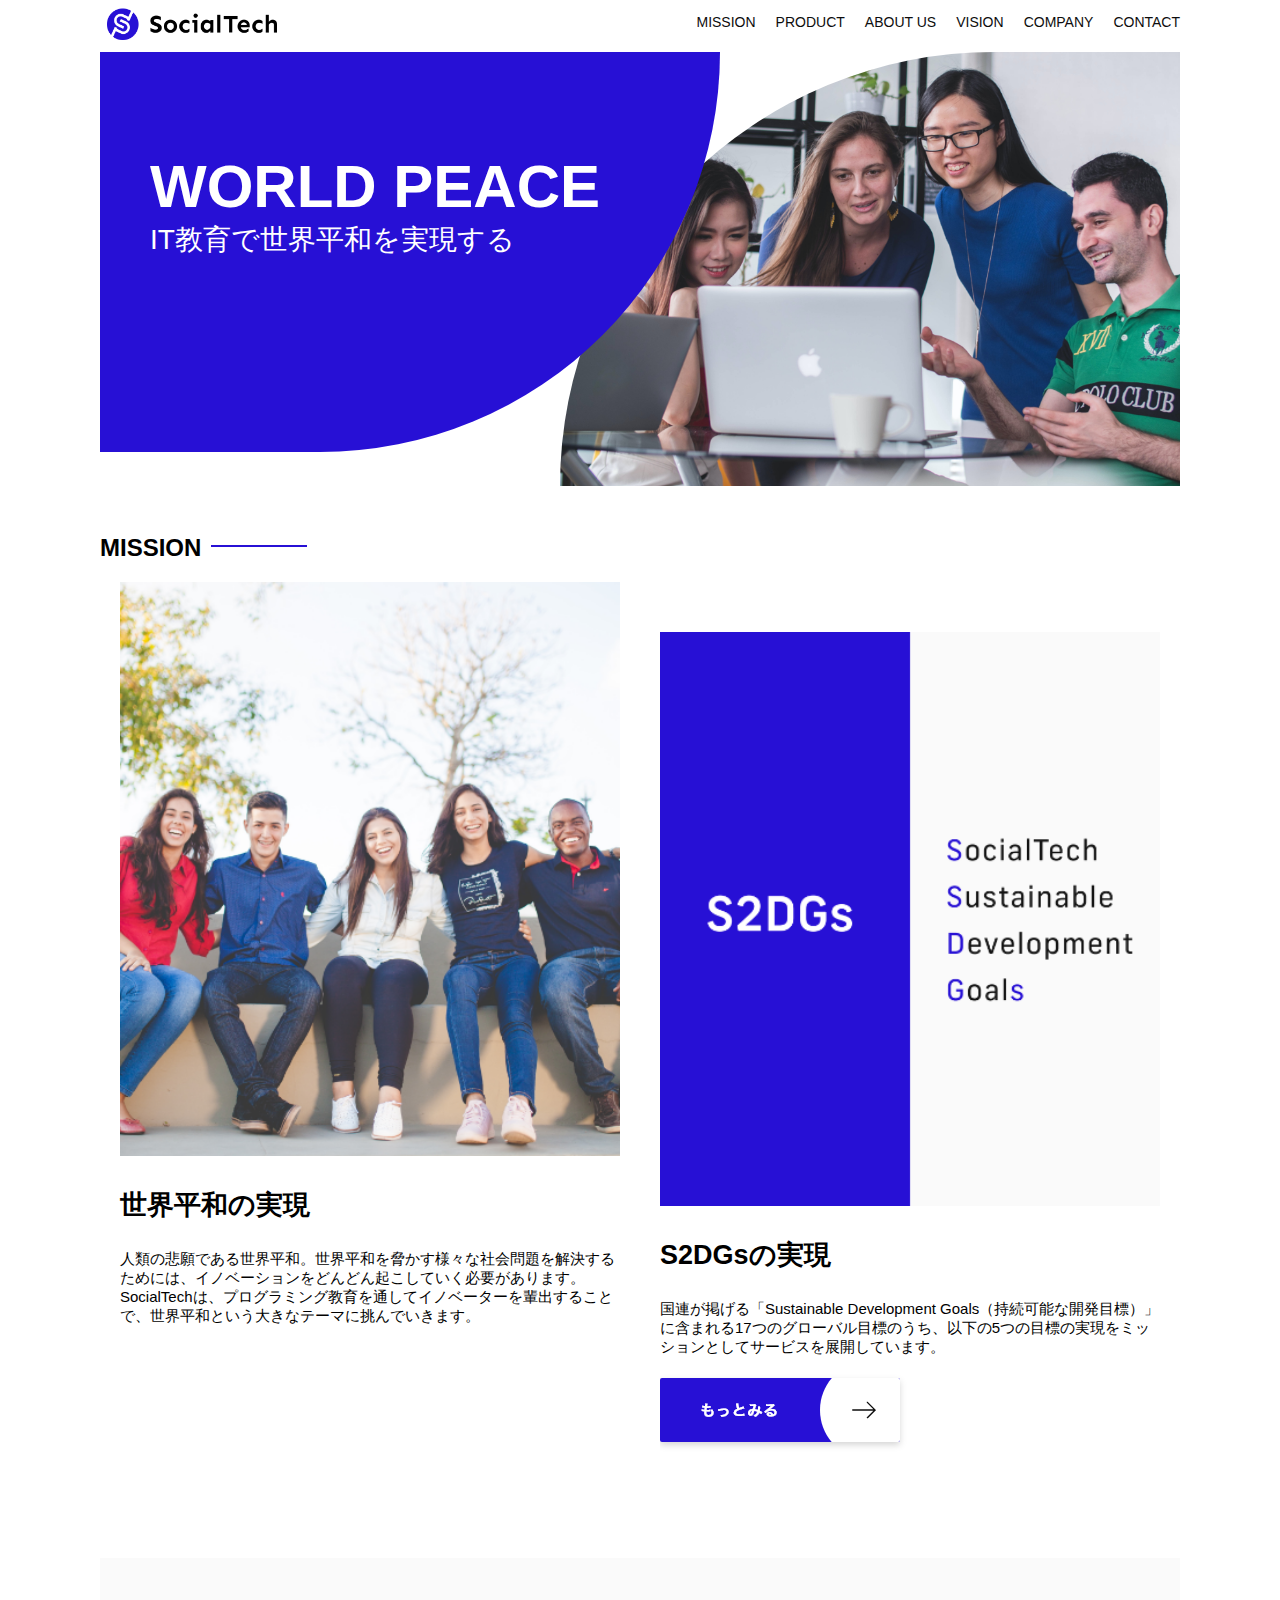
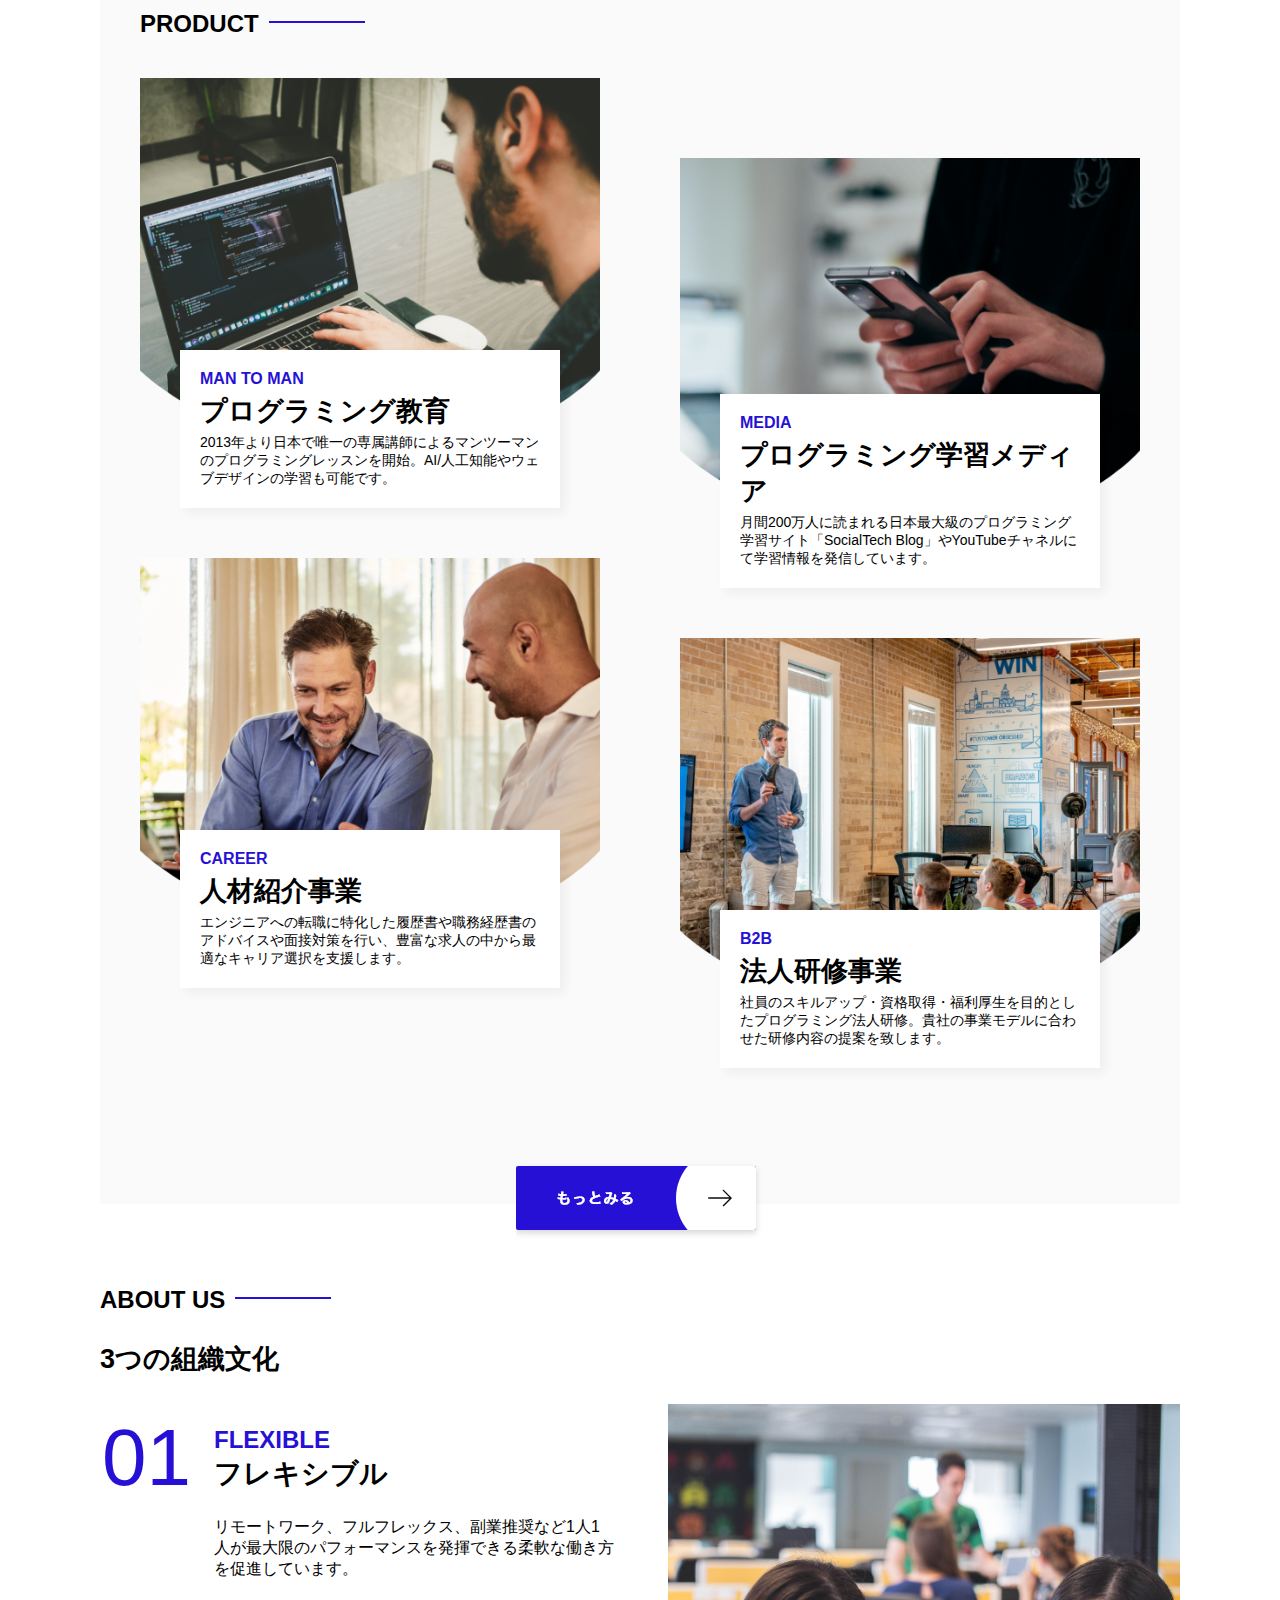
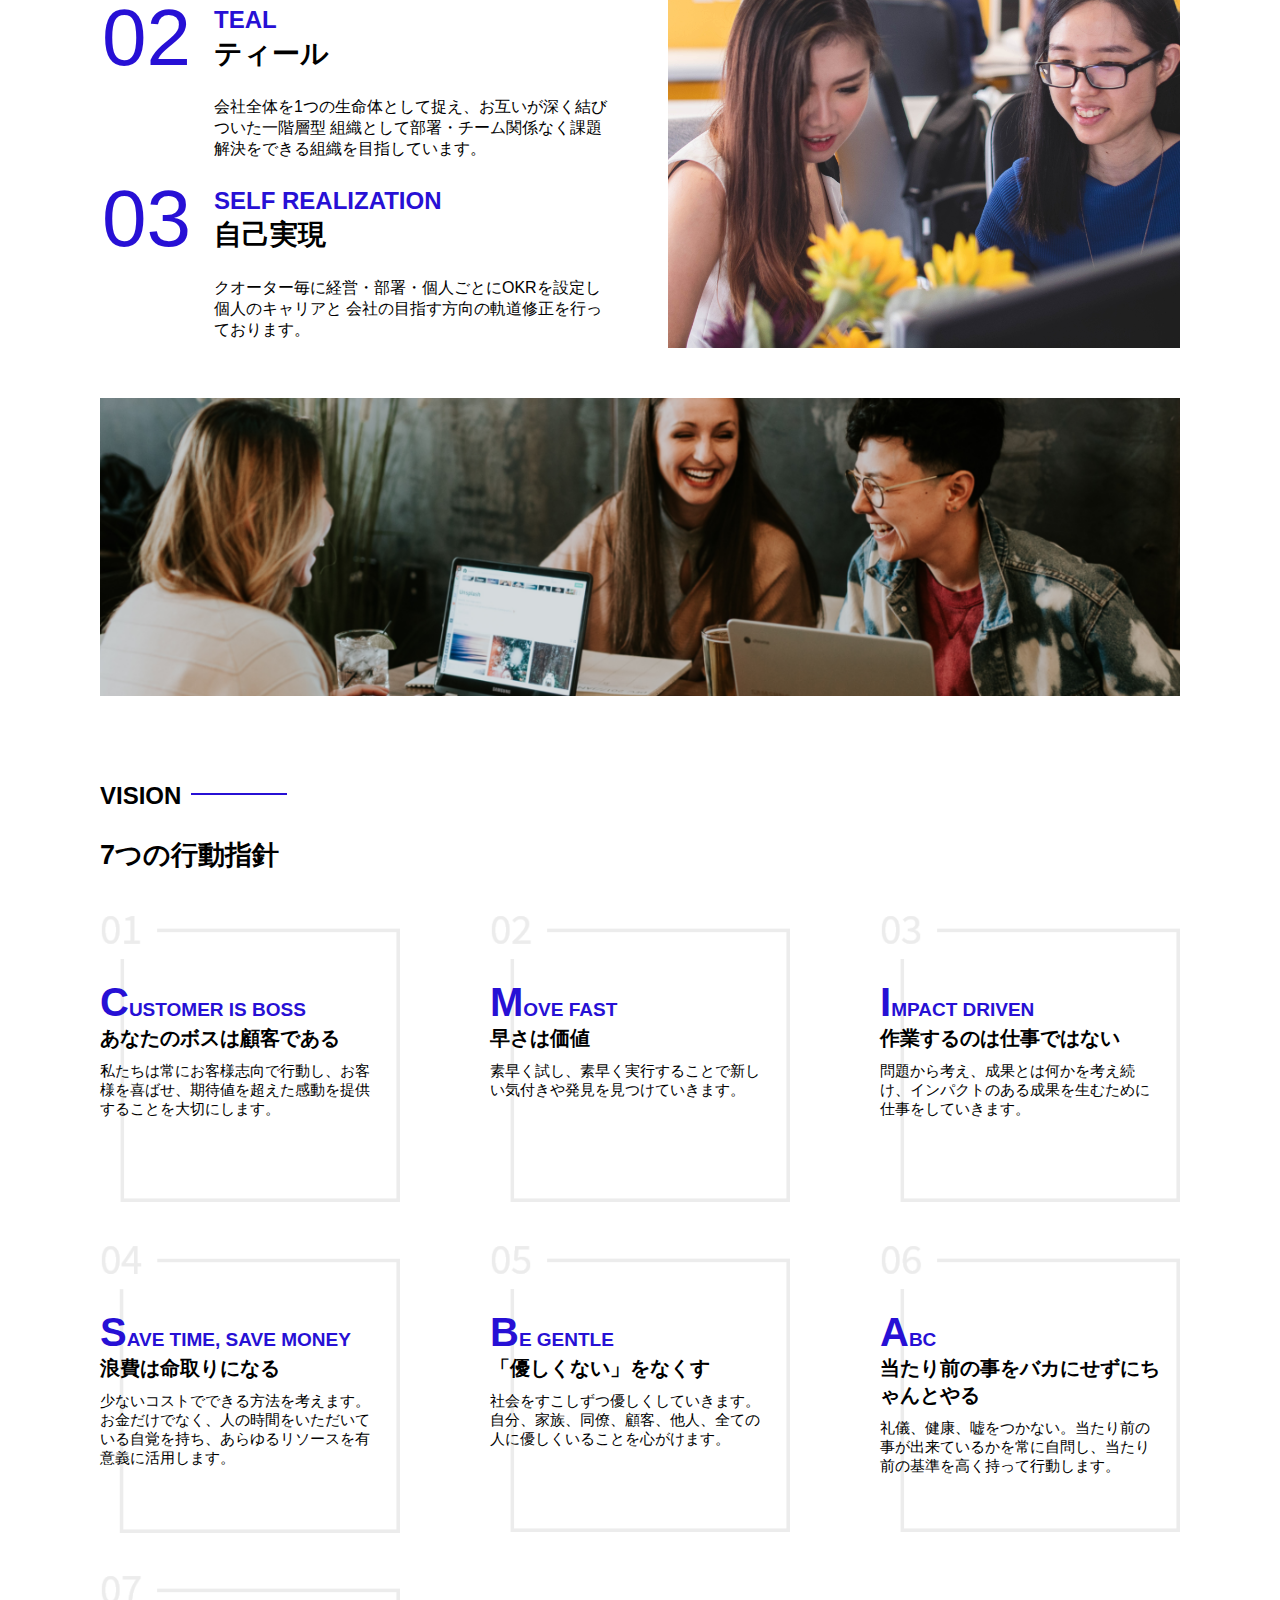
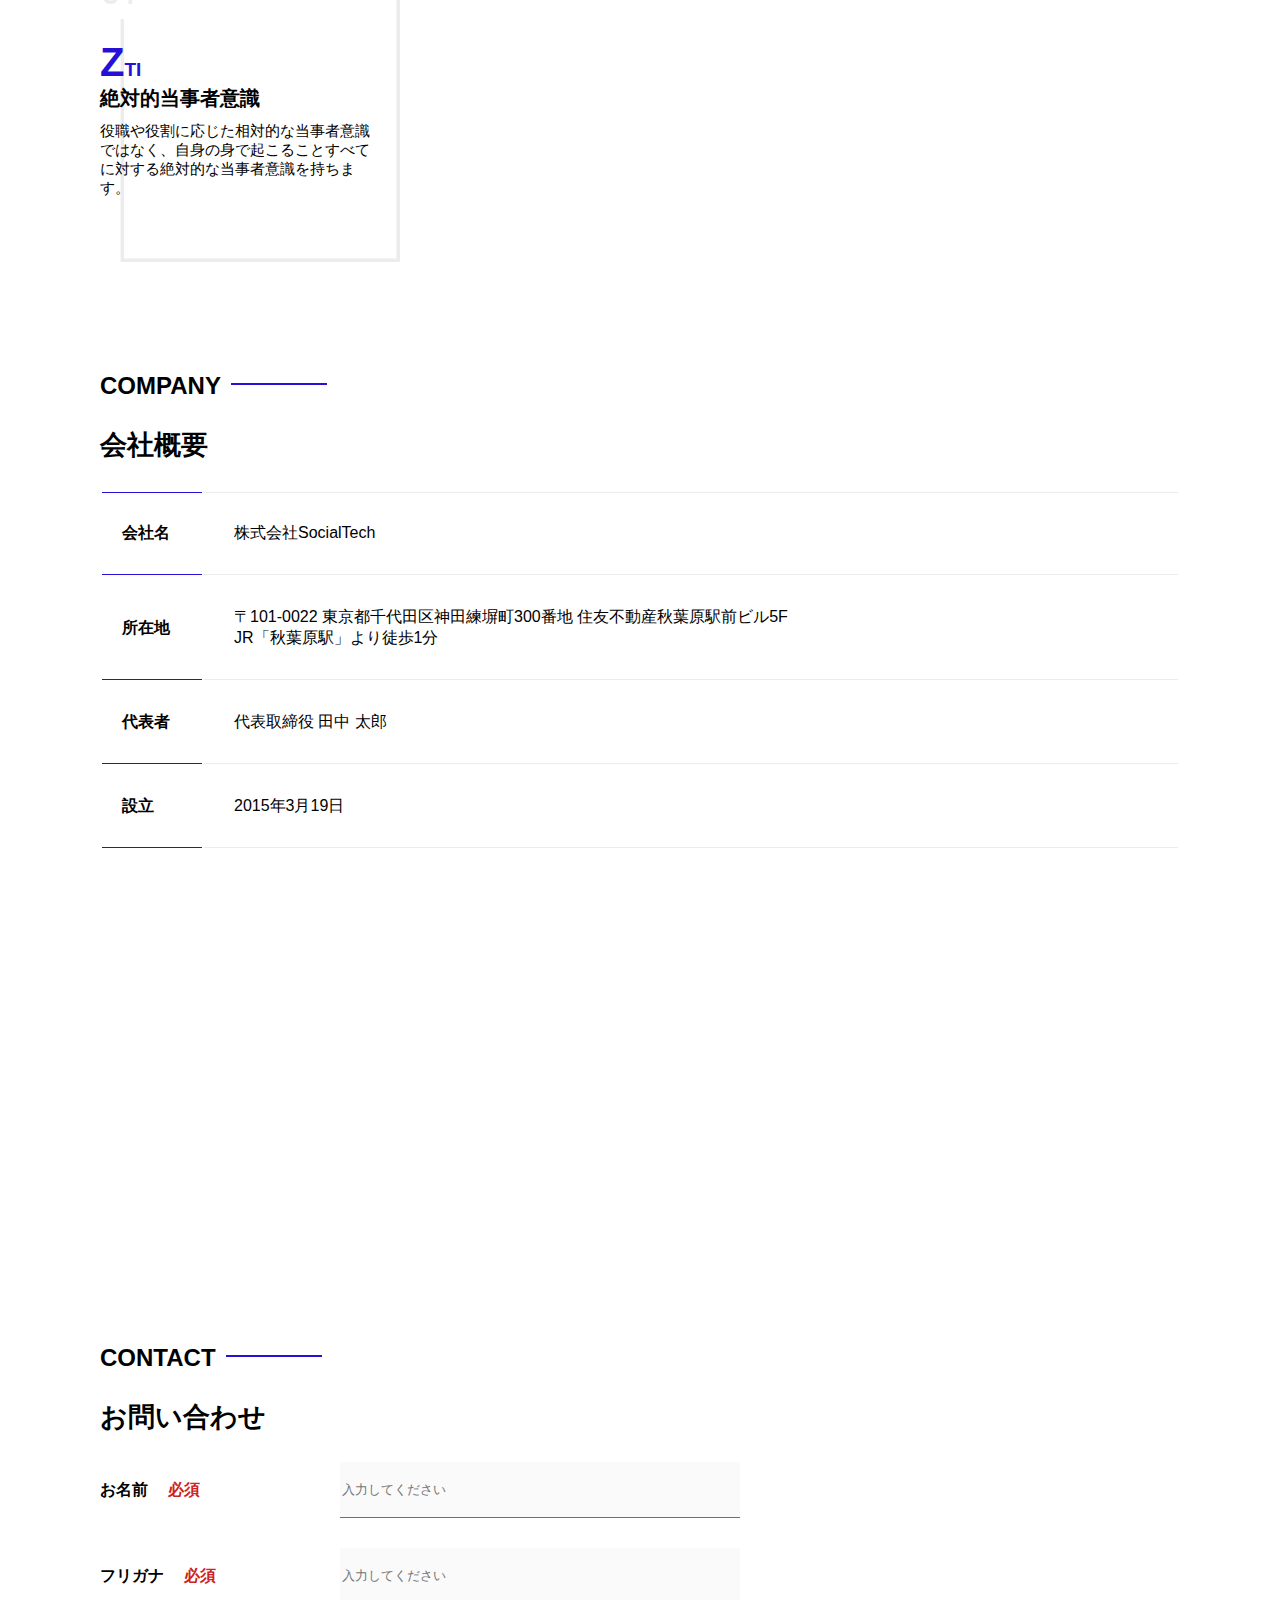
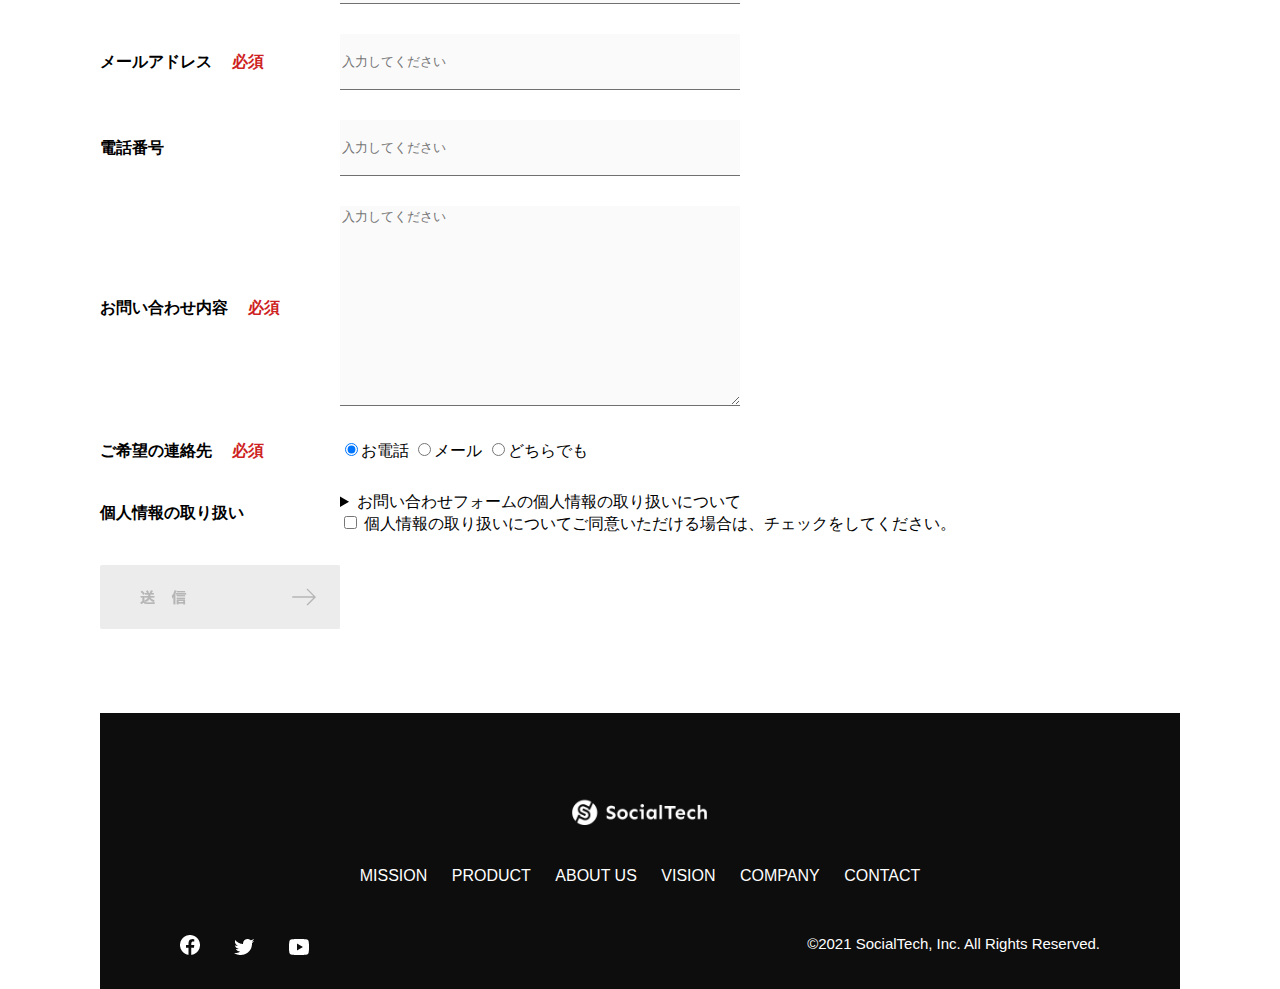
<file: kadai_tutorial_output/index.html>
<!DOCTYPE html>
<html>

<head>
  <title>SocialTech</title>
  <meta charset="UTF-8">
  <meta name="description" content="SocialTechはEdTech業界のリーディングカンパニーを目指します。">
  <meta name="viewport" content="width=device-width, initial-scale=1.0">
  <link rel="stylesheet" href="style.css">
</head>

<body>
  <!-- ヘッダー -->
  <header>
    <!-- ロゴ -->
    <a href="index.html" id="logo"><img src="images/logo.png" alt="トップページに戻る"></a>
    <!-- PC用ナビゲーション -->
    <nav id="nav-pc">
      <ul>
        <li><a href="mission.html">MISSION</a></li>
        <li><a href="product.html">PRODUCT</a></li>
        <li><a href="index.html#aboutus">ABOUT US</a></li>
        <li><a href="index.html#vision">VISION</a></li>
        <li><a href="index.html#company">COMPANY</a></li>
        <li><a href="index.html#contact">CONTACT</a></li>
      </ul>
    </nav>
    <!-- スマホ用メニューボタン -->
    <button id="menu-sp" onclick="document.getElementById('nav-sp').style.display = 'block'">
      <img src="images/button-menu.png" alt="ナビゲーションを開く">
    </button>
    <!-- スマホ用ナビゲーション -->
    <div id="nav-sp">
      <button id="close" onclick="document.getElementById('nav-sp').style.display = 'none'">
        <img src="images/button-close.png" alt="ナビゲーションを閉じる">
      </button>
      <nav>
        <ul>
          <li>
            <a id="logo-sp" href="index.html" onclick="document.getElementById('nav-sp').style.display = 'none'"><img
                src="images/logo-sp.png" alt="トップページに戻る"></a>
          </li>
          <li><a class="menu" href="mission.html"
              onclick="document.getElementById('nav-sp').style.display = 'none'">MISSION</a></li>
          <li><a class="menu" href="product.html"
              onclick="document.getElementById('nav-sp').style.display = 'none'">PRODUCT</a></li>
          <li><a class="menu" href="index.html#aboutus"
              onclick="document.getElementById('nav-sp').style.display = 'none'">ABOUT US</a></li>
          <li><a class="menu" href="index.html#vision"
              onclick="document.getElementById('nav-sp').style.display = 'none'">VISION</a></li>
          <li><a class="menu" href="index.html#company"
              onclick="document.getElementById('nav-sp').style.display = 'none'">COMPANY</a></li>
          <li><a class="menu" href="index.html#contact"
              onclick="document.getElementById('nav-sp').style.display = 'none'">CONTACT</a></li>
        </ul>
      </nav>
      <div id="sns">
        <a href="https://www.facebook.com/sejuku2013">
          <img src="images/button-facebook.png" alt="Facebookのリンク">
        </a>
        <a href="https://twitter.com/samuraijuku">
          <img src="images/button-twitter.png" alt="Twitterのリンク">
        </a>
        <a href="https://www.youtube.com/channel/UCCFOQO5aDK0xXam4cUQXT8g">
          <img src="images/button-youtube.png" alt="YouTubeのリンク">
        </a>
      </div>
    </div>
  </header>
  <main>
    <article>
      <!-- メインビジュアル -->
      <section id="main-visual">
        <div id="main-message">
          <h1>WORLD PEACE</h1>
          <p>IT教育で世界平和を実現する</p>
        </div>
        <img src="images/index/index-main.png" alt="PCの周りに集まる多国籍の仲間たち">
      </section>
      <!--ミッション-->
      <section id="mission">
        <h2 class="index-h2">MISSION</h2>
        <div id="mission-flex">
          <div>
            <img id="mission-photo" src="images/index/index-mission.png" alt="屋外のベンチで写真を撮影する多国籍の仲間たち">
            <h3>世界平和の実現</h3>
            <p>
              人類の悲願である世界平和。世界平和を脅かす様々な社会問題を解決するためには、イノベーションをどんどん起こしていく必要があります。SocialTechは、プログラミング教育を通してイノベーターを輩出することで、世界平和という大きなテーマに挑んでいきます。
            </p>
          </div>
          <div>
            <img id="s2dgs" src="images/index/s2dgs.png" alt="S2DGs">
            <h3>S2DGsの実現</h3>
            <p>国連が掲げる「Sustainable Development Goals（持続可能な開発目標）」に含まれる17つのグローバル目標のうち、以下の5つの目標の実現をミッションとしてサービスを展開しています。</p>
            <a href="mission.html">
              <img src="images/button-more.png" alt="もっとみる">
            </a>
          </div>
        </div>
      </section>
      <!-- プロダクト -->
      <section id="product">
        <h2 class="index-h2">PRODUCT</h2>
        <div class="product-flex">
          <div id="product-left">
            <div>
              <img class="product-photo" src="images/index/index-mantoman.png" alt="PCでコードを書く男性">
              <div class="product-explain">
                <span>MAN TO MAN</span>
                <h3>プログラミング教育</h3>
                <p>2013年より日本で唯一の専属講師によるマンツーマンのプログラミングレッスンを開始。AI/人工知能やウェブデザインの学習も可能です。</p>
              </div>
            </div>
            <div>
              <img class="product-photo" src="images/index/index-career.png" alt="笑顔で話し合う2人の男性">
              <div class="product-explain">
                <span>CAREER</span>
                <h3>人材紹介事業</h3>
                <p>エンジニアへの転職に特化した履歴書や職務経歴書のアドバイスや面接対策を行い、豊富な求人の中から最適なキャリア選択を支援します。</p>
              </div>
            </div>
          </div>
          <div id="product-right">
            <div>
              <img class="product-photo" src="images/index/index-media.png" alt="スマートフォンを操作する人">
              <div class="product-explain">
                <span>MEDIA</span>
                <h3>プログラミング学習メディア</h3>
                <p>月間200万人に読まれる日本最大級のプログラミング学習サイト「SocialTech Blog」やYouTubeチャネルにて学習情報を発信しています。</p>
              </div>
            </div>
            <div>
              <img class="product-photo" src="images/index/index-b2b.png" alt="講演中の男性とそれを聴く人々">
              <div class="product-explain">
                <span>B2B</span>
                <h3>法人研修事業</h3>
                <p>社員のスキルアップ・資格取得・福利厚生を目的としたプログラミング法人研修。貴社の事業モデルに合わせた研修内容の提案を致します。</p>
              </div>
            </div>
          </div>
        </div>
        <div id="product-more">
          <a href="product.html">
            <img src="images/button-more.png" alt="もっとみる">
          </a>
        </div>
        </div>
      </section>
      <!---ABOUT US-->
      <section id="aboutus">
        <h2 class="index-h2">ABOUT US</h2>
        <h3>3つの組織文化</h3>
        <div>
          <table class="culture-table">
            <tr>
              <td class="culture-num">01</td>
              <th><span class="culture-en">FLEXIBLE</span><br>フレキシブル</th>
            </tr>
            <tr>
              <td>
                <!--空のセル-->
              </td>
              <td class="culture-description">リモートワーク、フルフレックス、副業推奨など1人1人が最大限のパフォーマンスを発揮できる柔軟な働き方を促進しています。</td>
            </tr>
            <tr>
              <td class="culture-num">02</td>
              <th><span class="culture-en">TEAL</span><br>ティール</th>
            </tr>
            <tr>
              <td>
                <!--空のセル-->
              </td>
              <td class="culture-description">会社全体を1つの生命体として捉え、お互いが深く結びついた一階層型 組織として部署・チーム関係なく課題解決をできる組織を目指しています。</td>
            </tr>
            <tr>
              <td class="culture-num">03</td>
              <th><span class="culture-en">SELF REALIZATION</span><br>自己実現</th>
            </tr>
            <tr>
              <td>
                <!--空のセル-->
              </td>
              <td class="culture-description">クオーター毎に経営・部署・個人ごとにOKRを設定し個人のキャリアと 会社の目指す方向の軌道修正を行っております。</td>
            </tr>
          </table>
          <img class="culture-img" src="images/index/index-aboutus1.png" alt="笑顔で話し合う2人の女性">
        </div>
        <img class="culture-img2" src="images/index/index-aboutus2.png" alt="笑顔で話し合う3人の男女">
      </section>
      <!-- VISION -->
      <section id="vision">
        <h2 class="index-h2">VISION</h2>
        <h3>7つの行動指針</h3>
        <div>
          <div class="vision-box">
            <img src="images/index/vision-01.png" alt="01">
            <div>
              <h4>CUSTOMER IS BOSS</h4>
              <h5>あなたのボスは顧客である</h5>
              <p>私たちは常にお客様志向で行動し、お客様を喜ばせ、期待値を超えた感動を提供することを大切にします。</p>
            </div>
          </div>
          <div class="vision-box">
            <img src="images/index/vision-02.png" alt="02">
            <div>
              <h4>MOVE FAST</h4>
              <h5>早さは価値</h5>
              <p>素早く試し、素早く実行することで新しい気付きや発見を見つけていきます。</p>
            </div>
          </div>
          <div class="vision-box">
            <img src="images/index/vision-03.png" alt="03">
            <div>
              <h4>IMPACT DRIVEN</h4>
              <h5>作業するのは仕事ではない</h5>
              <p>問題から考え、成果とは何かを考え続け、インパクトのある成果を生むために仕事をしていきます。</p>
            </div>
          </div>
          <div class="vision-box">
            <img src="images/index//vision-04.png" alt="04">
            <div>
              <h4>SAVE TIME, SAVE MONEY</h4>
              <h5>浪費は命取りになる</h5>
              <p>少ないコストでできる方法を考えます。お金だけでなく、人の時間をいただいている自覚を持ち、あらゆるリソースを有意義に活用します。</p>
            </div>
          </div>
          <div class="vision-box">
            <img src="images/index/vision-05.png" alt="05">
            <div>
              <h4>BE GENTLE</h4>
              <h5>「優しくない」をなくす</h5>
              <p>社会をすこしずつ優しくしていきます。自分、家族、同僚、顧客、他人、全ての人に優しくいることを心がけます。</p>
            </div>
          </div>
          <div class="vision-box">
            <img src="images/index/vision-06.png" alt="06">
            <div>
              <h4>ABC</h4>
              <h5>当たり前の事をバカにせずにちゃんとやる</h5>
              <p>礼儀、健康、嘘をつかない。当たり前の事が出来ているかを常に自問し、当たり前の基準を高く持って行動します。</p>
            </div>
          </div>
          <div class="vision-box">
            <img src="images/index/vision-07.png" alt="07">
            <div>
              <h4>ZTI</h4>
              <h5>絶対的当事者意識</h5>
              <p>役職や役割に応じた相対的な当事者意識ではなく、自身の身で起こることすべてに対する絶対的な当事者意識を持ちます。</p>
            </div>
          </div>
        </div>
      </section>
      <!-- COMPANY -->
      <section id="company">
        <h2 class="index-h2">COMPANY</h2>
        <h3>会社概要</h3>
        <table id="company-table">
          <tr>
            <th class="tableheader tableheader-first">会社名</th>
            <td class="cell cell-first">株式会社SocialTech</td>
          </tr>
          <tr>
            <th class="tableheader">所在地</th>
            <td class="cell">〒101-0022 東京都千代田区神田練塀町300番地 住友不動産秋葉原駅前ビル5F<br>JR「秋葉原駅」より徒歩1分</td>
          </tr>
          <tr>
            <th class="tableheader">代表者</th>
            <td class="cell">代表取締役 田中 太郎</td>
          </tr>
          <tr>
            <th class="tableheader">設立</th>
            <td class="cell">2015年3月19日</td>
          </tr>
        </table>
        <iframe
          src="https://www.google.com/maps/embed?pb=!1m18!1m12!1m3!1d3240.0688551336807!2d139.7720776771055!3d35.69992317258124!2m3!1f0!2f0!3f0!3m2!1i1024!2i768!4f13.1!3m3!1m2!1s0x60188fee13660e23%3A0x77137876edf742ac!2z5L2P5Y-L5LiN5YuV55Sj56eL6JGJ5Y6f6aeF5YmN44OT44Or!5e0!3m2!1sja!2sjp!4v1704858013291!5m2!1sja!2sjp"
          style="border: 0" allowfullscreen="" loading="lazy">
        </iframe>
      </section>
      <!-- お問い合わせフォーム -->
      <section id="contact">
        <h2 class="index-h2">CONTACT</h2>
        <h3>お問い合わせ</h3>
        <form>
          <div>
            <div class="contact-heading">
              <label class="contact-label">お名前<span class="contact-span">必須</span></label>
            </div>
            <div>
              <input type="text" name="name" placeholder="入力してください" class="contact-textbox">
            </div>
          </div>
          <div>
            <div class="contact-heading">
              <label class="contact-label">フリガナ<span class="contact-span">必須</span></label>
            </div>
            <div>
              <input type="text" name="hurigana" placeholder="入力してください" class="contact-textbox">
            </div>
          </div>
          <div>
            <div class="contact-heading">
              <label class="contact-label">メールアドレス<span class="contact-span">必須</span></label>
            </div>
            <div>
              <input type="text" name="email" placeholder="入力してください" class="contact-textbox">
            </div>
          </div>
          <div>
            <div class="contact-heading">
              <label class="contact-label">電話番号</label>
            </div>
            <div>
              <input type="text" name="tel" placeholder="入力してください" class="contact-textbox">
            </div>
          </div>
          <div>
            <div class="contact-heading">
              <label class="contact-label">お問い合わせ内容<span class="contact-span">必須</span></label>
            </div>
            <div>
              <textarea class="contact-textarea" placeholder="入力してください" name="message"></textarea>
            </div>
          </div>
          <div>
            <div class="contact-heading">
              <label class="contact-label">ご希望の連絡先<span class="contact-span">必須</span></label>
            </div>
            <div>
              <input class="radiobutton" type="radio" value="tel" name="contact" checked><label>お電話</label>
              <input class="radiobutton" type="radio" value="mail" name="contact"><label>メール</label>
              <input class="radiobutton" type="radio" value="both" name="contact"><label>どちらでも</label>
            </div>
          </div>
          <div>
            <div class="contact-heading">
              <label class="contact-label">個人情報の取り扱い</label>
            </div>
            <div>
              <details>
                <summary>お問い合わせフォームの個人情報の取り扱いについて</summary>
                <div>
                  <dl>
                    <dt>１．組織の名称又は氏名</dt>
                    <dd>株式会社SocialTech</dd>
                    <dt>２．個人情報保護管理者（若しくはその代理人）の氏名又は職名、所属及び連絡先</dt>
                    <dd>
                      <p>鈴木 一郎 コーポレート部</p>
                      <p>メールアドレス:samurai@example.com</p>
                      <p>TEL:03-1234-5678</p>
                    </dd>
                    <dt>３．個人情報の利用目的</dt>
                    <dd>
                      <ul>
                        <li>本サービス及び本サービスに関連する情報の提供又はそれらに関する連絡のため</li>
                        <li>ユーザーの本人確認のため</li>
                        <li>当社サービスのご案内のため</li>
                        <li>当社の商品等の広告または宣伝（電子メールによるものを含むものとします。）</li>
                      </ul>
                    </dd>
                    <dt>４．個人情報の取り扱い業務の委託</dt>
                    <dd>
                      個人情報の取扱業務の全部または一部を外部に業務委託する場合があります。その際、弊社は、個人情報を適切に保護できる管理体制を敷き実行していることを条件として委託先を厳選したうえで、機密保持契約を委託先と締結し、お客様の個人情報を厳密に管理させます。
                    </dd>
                    <dt>５．個人情報の開示等の請求</dt>
                    <dd>
                      お客様は、弊社に対してご自身の個人情報の開示等（利用目的の通知、開示、内容の訂正・追加・削除、利用の停止または消去、第三者への提供の停止）に関して、当社問合わせ窓口に申し出ることができます。<br>
                      その際、弊社はお客様ご本人を確認させていただいたうえで、合理的な期間内に対応いたします。<br>
                      なお、個人情報に関する弊社問合わせ先は、次の通りです。
                    </dd>
                    <dd>
                      <p>株式会社SocialTech 個人情報問合せ窓口</p>
                      <p>〒150-0043 東京都千代田区神田練塀町300番地 住友不動産秋葉原駅前ビル5F</p>
                      <p>メールアドレス:samurai@example.com TEL:03-1234-5678</p>
                    </dd>
                    <dt>６．個人情報を提供されることの任意性について</dt>
                    <dd>お客様がご自身の個人情報を弊社に提供されるか否かは、お客様のご判断によりますが、もしご提供されない場合には、適切なサービスが提供できない場合がありますので予めご了承ください。</dd>
                  </dl>
                </div>
              </details>
              <input type="checkbox" name="agree">
              <span>個人情報の取り扱いについてご同意いただける場合は、チェックをしてください。</span>
            </div>
          </div>
          <input type="image" src="images/button-submit.png" alt="送信する">
        </form>
      </section>
    </article>
  </main>
  <footer>
    <div id="footer-logo">
      <img src="images/logo-sp.png" alt="SocialTech">
    </div>
    <div id="footer-link">
      <a href="mission.html">MISSION</a>
      <a href="product.html">PRODUCT</a>
      <a href="index.html#aboutus">ABOUT US</a>
      <a href="index.html#vision">VISION</a>
      <a href="index.html#company">COMPANY</a>
      <a href="index.html#contact">CONTACT</a>
    </div>
    <div id="sns-footer">
      <div class="sns-btns">
        <a href="https://www.facebook.com/sejuku2013"><img src="images/button-facebook.png" alt="Facebookのリンク"></a>
        <a href="https://twitter.com/samuraijuku"><img src="images/button-twitter.png" alt="Twitterのリンク"></a>
        <a href="https://www.youtube.com/channel/UCCFOQO5aDK0xXam4cUQXT8g"><img src="images/button-youtube.png"
            alt="YouTubeのリンク"></a>
      </div>
      <p id="copyright">&copy;2021 SocialTech, Inc. All Rights Reserved.</p>
    </div>
  </footer>
</body>

</html>
</file>
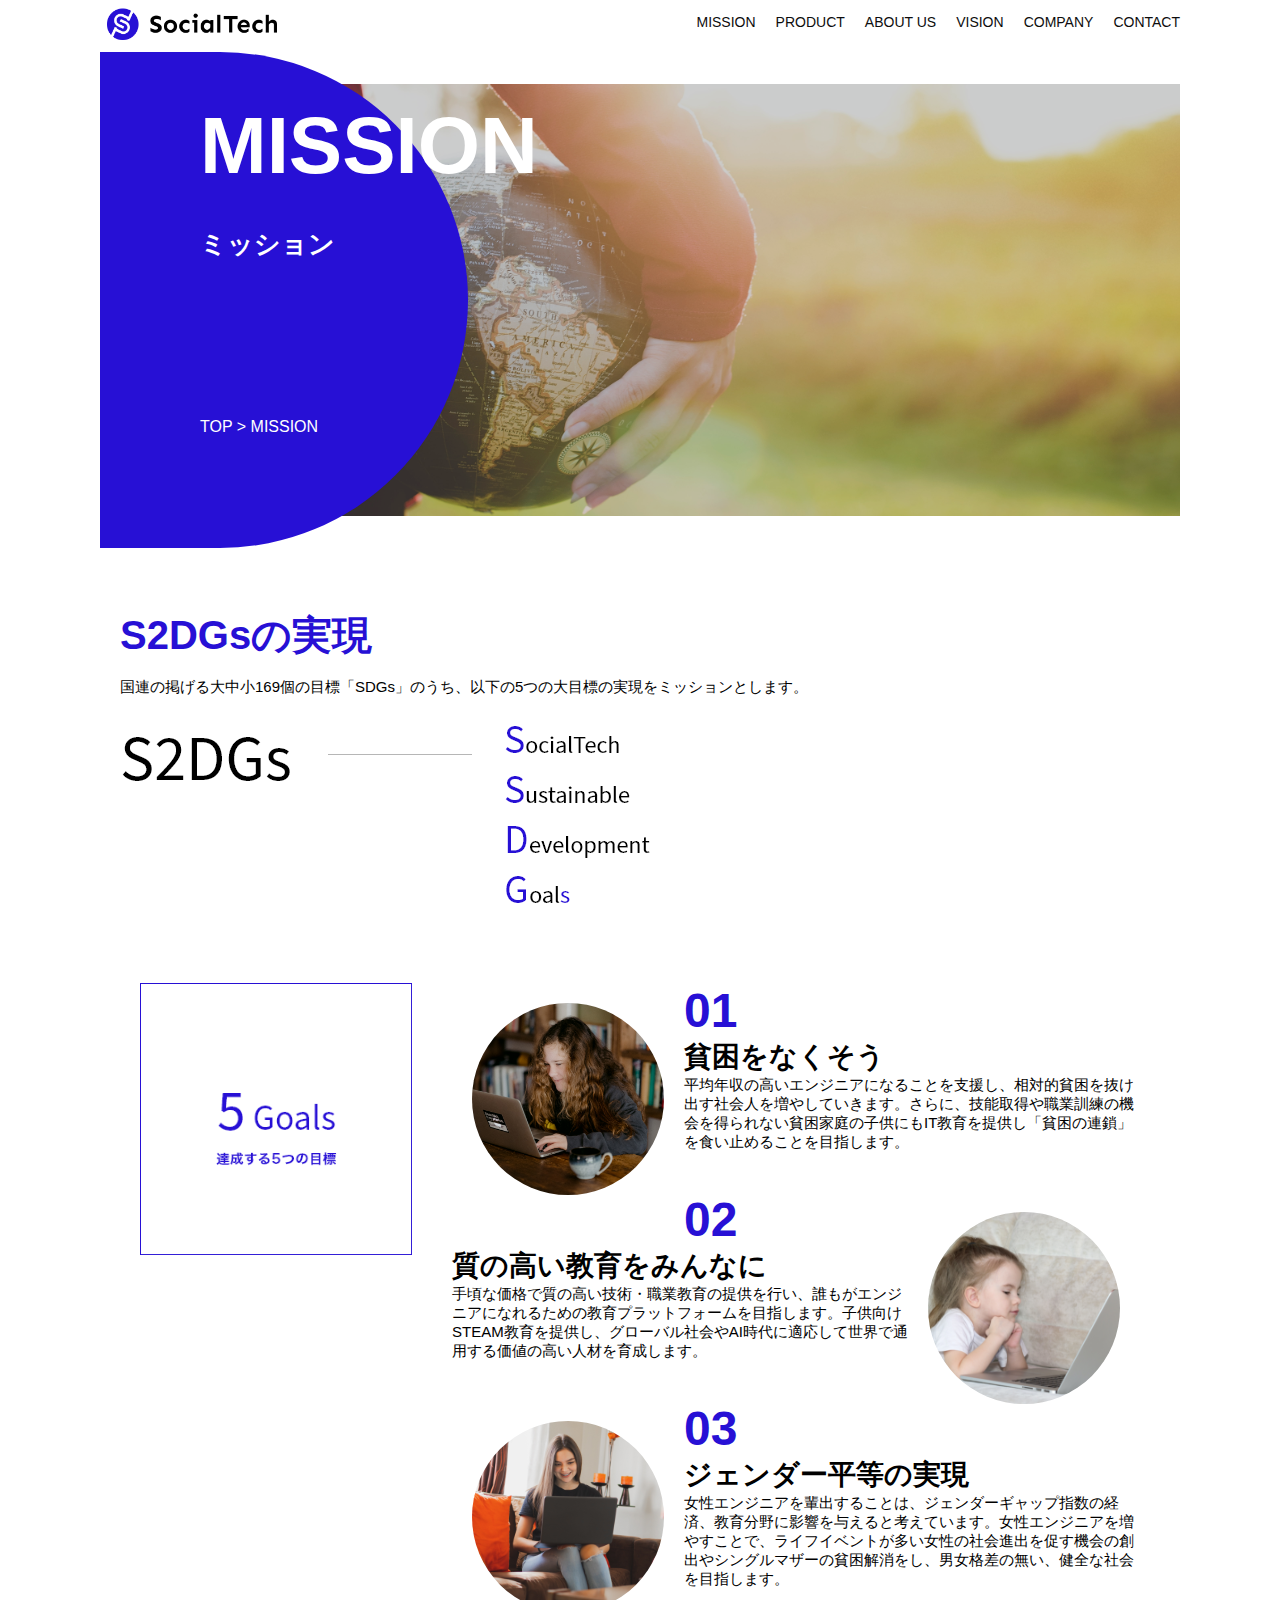
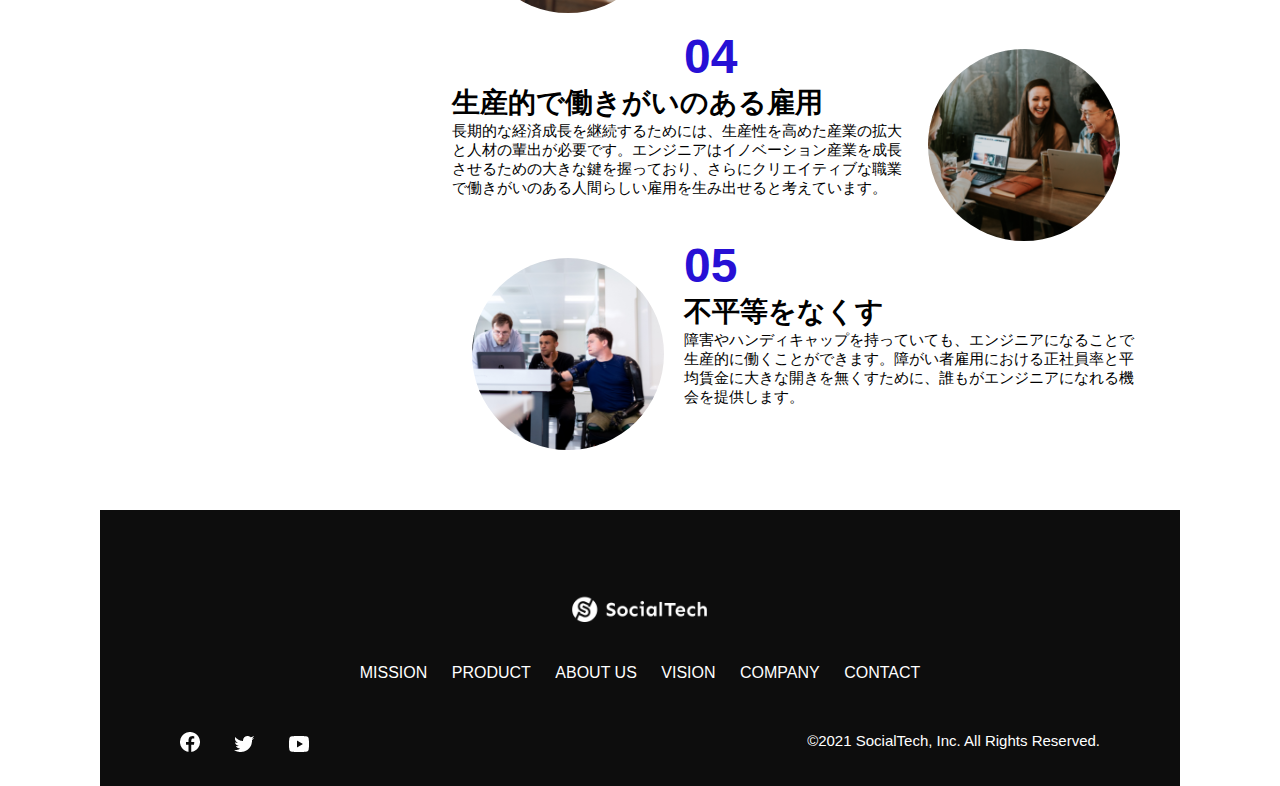
<file: kadai_tutorial_output/mission.html>
<!DOCTYPE html>
<html>

<head>
  <title>SocialTech - MISSION ミッション -</title>
  <meta charset="utf-8">
  <meta name="description" content="SocialTechが目指す5つの目標（S2DGs）を紹介します">
  <meta name="viewport" content="width=device-width, initial-scale=1.0">
  <link rel="stylesheet" href="style.css">
</head>

<body>
  <!-- ヘッダー -->
  <header>
    <!-- ロゴ -->
    <a href="index.html" id="logo">
      <img src="images/logo.png" alt="トップページに戻る">
    </a>

    <!-- PC用ナビゲーション -->
    <nav id="nav-pc">
      <ul>
        <li><a href="mission.html">MISSION</a></li>
        <li><a href="product.html">PRODUCT</a></li>
        <li><a href="index.html#aboutus">ABOUT US</a></li>
        <li><a href="index.html#vision">VISION</a></li>
        <li><a href="index.html#company">COMPANY</a></li>
        <li><a href="index.html#contact">CONTACT</a></li>
      </ul>
    </nav>

    <!-- スマホ用メニューボタン -->
    <button id="menu-sp" onclick="document.getElementById('nav-sp').style.display = 'block'">
      <img src="images/button-menu.png" alt="ナビゲーションを開く">
    </button>

    <!-- スマホ用ナビゲーション -->
    <div id="nav-sp">
      <button id="close" onclick="document.getElementById('nav-sp').style.display = 'none'">
        <img src="images/button-close.png" alt="ナビゲーションを閉じる">
      </button>

      <nav>
        <ul>
          <li>
            <a id="logo-sp" href="index.html" onclick="document.getElementById('nav-sp').style.display = 'none'"><img
                src="images/logo-sp.png" alt="トップページに戻る"></a>
          </li>
          <li><a class="menu" href="mission.html"
              onclick="document.getElementById('nav-sp').style.display = 'none'">MISSION</a></li>
          <li><a class="menu" href="product.html"
              onclick="document.getElementById('nav-sp').style.display = 'none'">PRODUCT</a></li>
          <li><a class="menu" href="index.html#aboutus"
              onclick="document.getElementById('nav-sp').style.display = 'none'">ABOUT US</a></li>
          <li><a class="menu" href="index.html#vision"
              onclick="document.getElementById('nav-sp').style.display = 'none'">VISION</a></li>
          <li><a class="menu" href="index.html#company"
              onclick="document.getElementById('nav-sp').style.display = 'none'">COMPANY</a></li>
          <li><a class="menu" href="index.html#contact"
              onclick="document.getElementById('nav-sp').style.display = 'none'">CONTACT</a></li>
        </ul>
      </nav>
      <div id="sns">
        <a href="https://www.facebook.com/sejuku2013">
          <img src="images/button-facebook.png" alt="Facebookのリンク">
        </a>
        <a href="https://twitter.com/samuraijuku">
          <img src="images/button-twitter.png" alt="Twitterのリンク">
        </a>
        <a href="https://www.youtube.com/channel/UCCFOQO5aDK0xXam4cUQXT8g">
          <img src="images/button-youtube.png" alt="YouTubeのリンク">
        </a>
      </div>
    </div>
  </header>

  <main>
    <article>
      <section id="mission-main">
        <div class="mission-main-inner">
          <div id="mission-title">
            <h1>MISSION<br><span>ミッション</span></h1>
            <p>TOP > MISSION</p>
          </div>
        </div>
      </section>
      <section id="mission-s2dgs">
        <h2 class="mission-h2">S2DGsの実現</h2>
        <p>国連の掲げる大中小169個の目標「SDGs」のうち、以下の5つの大目標の実現をミッションとします。</p>
        <img src="images/mission/mission-s2dgs.png" alt="S2DGs">
      </section>
      <section id="mission-five-goals">
        <div class="five-goals-image">
          <img src="images/mission/mission-5goals.png" alt="5Goals">
        </div>
        <div class="five-goals-read">
          <div>
            <img class="fivegoals-image-left" src="images/mission/mission-5goals01.png" alt="PCを操作する女の子">
            <span class="fivegoals-number">01</span>
            <h3 class="fivegoals-h3">貧困をなくそう</h3>
            <p class="fivegoals-p">平均年収の高いエンジニアになることを支援し、相対的貧困を抜け出す社会人を増やしていきます。さらに、技能取得や職業訓練の機会を得られない貧困家庭の子供にもIT教育を提供し「貧困の連鎖」を食い止めることを目指します。</p>
          </div>
          <div>
            <img class="fivegoals-image-right" src="images/mission/mission-5goals02.png" alt="PCを見つめる小さい女の子">
            <span class="fivegoals-number">02</span>
            <h3 class="fivegoals-h3">質の高い教育をみんなに</h3>
            <p class="fivegoals-p">手頃な価格で質の高い技術・職業教育の提供を行い、誰もがエンジニアになれるための教育プラットフォームを目指します。子供向けSTEAM教育を提供し、グローバル社会やAI時代に適応して世界で通用する価値の高い人材を育成します。</p>
          </div>
          <div>
            <img class="fivegoals-image-left" src="images/mission/mission-5goals03.png" alt="PCを操作する女性">

            <span class="fivegoals-number">03</span>
            <h3 class="fivegoals-h3">ジェンダー平等の実現</h3>
            <p class="fivegoals-p">女性エンジニアを輩出することは、ジェンダーギャップ指数の経済、教育分野に影響を与えると考えています。女性エンジニアを増やすことで、ライフイベントが多い女性の社会進出を促す機会の創出やシングルマザーの貧困解消をし、男女格差の無い、健全な社会を目指します。</p>
          </div>
          <div>
            <img class="fivegoals-image-right" src="images/mission/mission-5goals04.png" alt="笑顔で話し合う3人の男女">
            <span class="fivegoals-number">04</span>
            <h3 class="fivegoals-h3">生産的で働きがいのある雇用</h3>
            <p class="fivegoals-p">長期的な経済成長を継続するためには、生産性を高めた産業の拡大と人材の輩出が必要です。エンジニアはイノベーション産業を成長させるための大きな鍵を握っており、さらにクリエイティブな職業で働きがいのある人間らしい雇用を生み出せると考えています。</p>
          </div>
          <div>
            <img class="fivegoals-image-left" src="images/mission/mission-5goals05.png" alt="障害を持つ男性が生き生きと働く様子">
            <span class="fivegoals-number">05</span>
            <h3 class="fivegoals-h3">不平等をなくす</h3>
            <p class="fivegoals-p">障害やハンディキャップを持っていても、エンジニアになることで生産的に働くことができます。障がい者雇用における正社員率と平均賃金に大きな開きを無くすために、誰もがエンジニアになれる機会を提供します。</p>
          </div>
        </div>
      </section>
    </article>
  </main>

  <footer>
    <div id="footer-logo">
      <img src="images/logo-sp.png" alt="SocialTech">
    </div>
    <div id="footer-link">
      <a href="mission.html">MISSION</a>
      <a href="product.html">PRODUCT</a>
      <a href="index.html#aboutus">ABOUT US</a>
      <a href="index.html#vision">VISION</a>
      <a href="index.html#company">COMPANY</a>
      <a href="index.html#contact">CONTACT</a>
    </div>
    <div id="sns-footer">
      <div class="sns-btns">
        <a href="https://www.facebook.com/sejuku2013"><img src="images/button-facebook.png" alt="Facebookのリンク"></a>
        <a href="https://twitter.com/samuraijuku"><img src="images/button-twitter.png" alt="Twitterのリンク"></a>
        <a href="https://www.youtube.com/channel/UCCFOQO5aDK0xXam4cUQXT8g"><img src="images/button-youtube.png"
            alt="YouTubeのリンク"></a>
      </div>
      <p id="copyright">&copy;2021 SocialTech, Inc. All Rights Reserved.</p>
    </div>
  </footer>

</body>

</html>
</file>
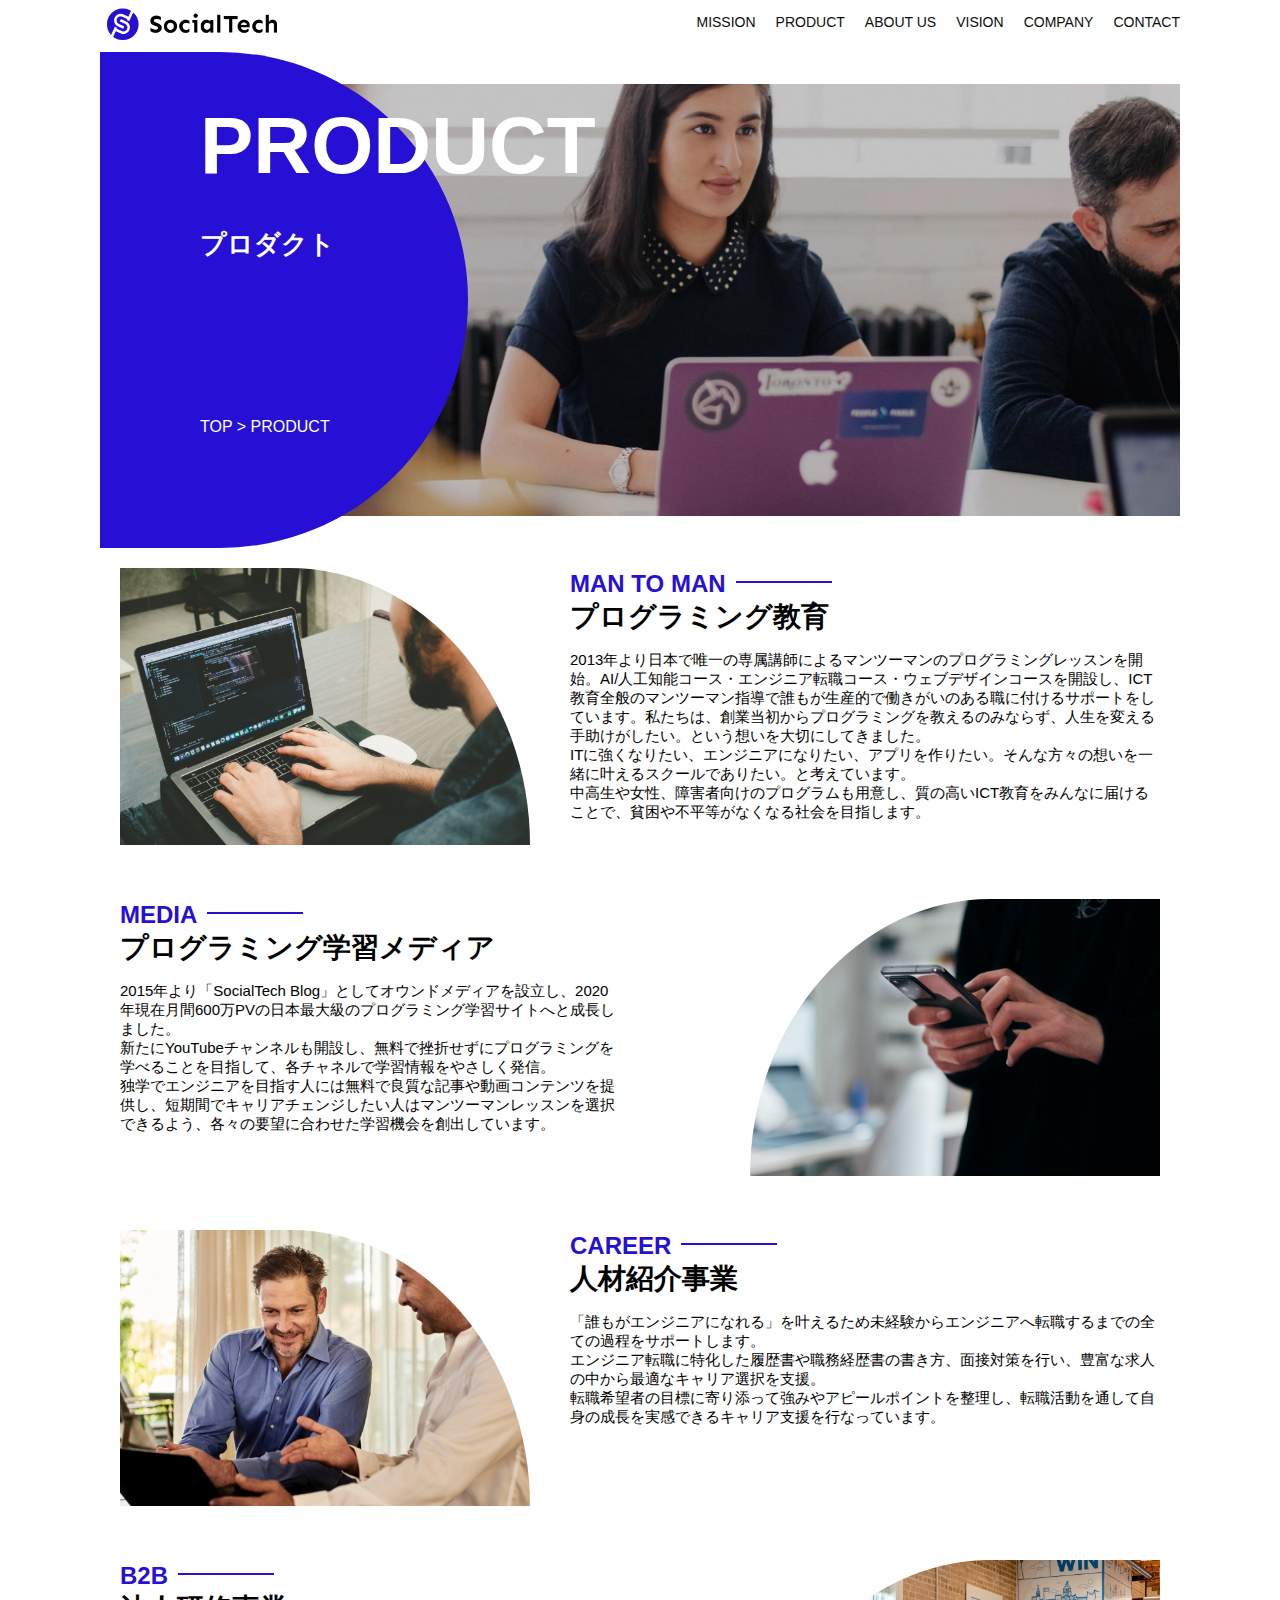
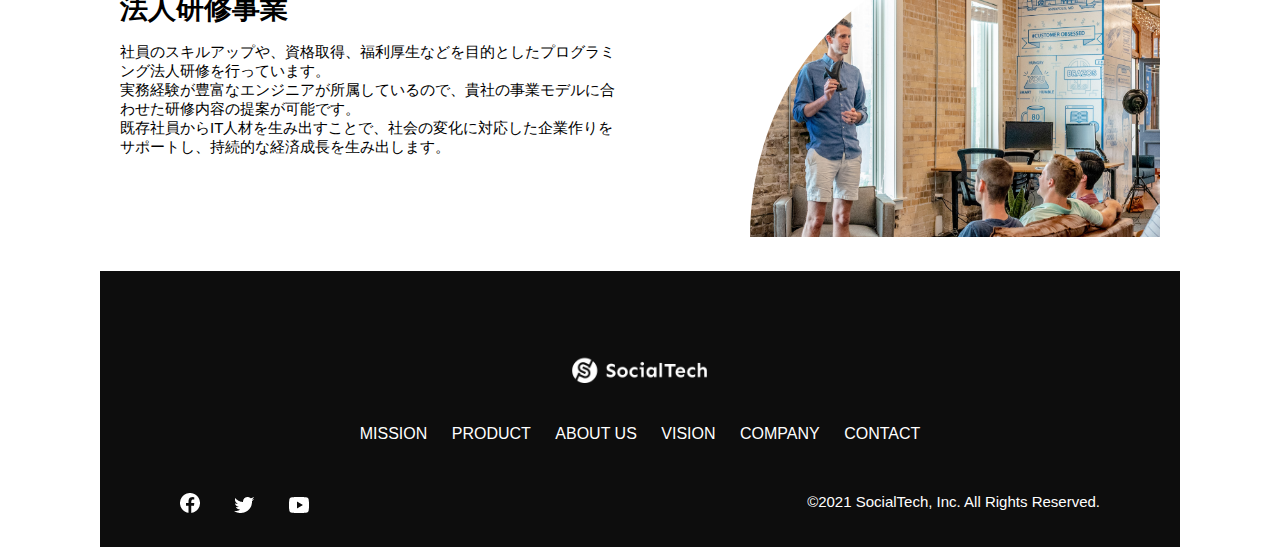
<file: kadai_tutorial_output/product.html>
<!DOCTYPE html>
  <html>
    <head>
      <title>SocialTech -PRODUCT プロダクト-</title>
      <meta charset="utf-8">
      <meta name="description" content="SocialTechの4つのプロダクトを紹介します">
      <meta name="viewport" content="width=device-width, initial-scale=1.0">
      <link rel="stylesheet" href="style.css">
    </head>
  
    <body>
      <!-- ヘッダー -->
      <header>
        <!-- ロゴ -->
        <a href="index.html" id="logo">
          <img src="images/logo.png" alt="トップページに戻る">
        </a>
  
        <!-- PC用ナビゲーション -->
        <nav id="nav-pc">
          <ul>
            <li><a href="mission.html">MISSION</a></li>
            <li><a href="product.html">PRODUCT</a></li>
            <li><a href="index.html#aboutus">ABOUT US</a></li>
            <li><a href="index.html#vision">VISION</a></li>
            <li><a href="index.html#company">COMPANY</a></li>
            <li><a href="index.html#contact">CONTACT</a></li>
          </ul>
        </nav>
  
        <!-- スマホ用メニューボタン -->
        <button id="menu-sp" onclick="document.getElementById('nav-sp').style.display = 'block'">
          <img src="images/button-menu.png" alt="ナビゲーションを開く">
        </button>
  
        <!-- スマホ用ナビゲーション -->
        <div id="nav-sp">
          <button id="close" onclick="document.getElementById('nav-sp').style.display = 'none'">
            <img src="images/button-close.png" alt="ナビゲーションを閉じる">
          </button>
  
          <nav>
            <ul>
              <li>
                <a id="logo-sp" href="index.html" onclick="document.getElementById('nav-sp').style.display = 'none'"><img src="images/logo-sp.png" alt="トップページに戻る"></a>
              </li>
              <li><a class="menu" href="mission.html" onclick="document.getElementById('nav-sp').style.display = 'none'">MISSION</a></li>
              <li><a class="menu" href="product.html" onclick="document.getElementById('nav-sp').style.display = 'none'">PRODUCT</a></li>
              <li><a class="menu" href="index.html#aboutus" onclick="document.getElementById('nav-sp').style.display = 'none'">ABOUT US</a></li>
              <li><a class="menu" href="index.html#vision" onclick="document.getElementById('nav-sp').style.display = 'none'">VISION</a></li>
              <li><a class="menu" href="index.html#company" onclick="document.getElementById('nav-sp').style.display = 'none'">COMPANY</a></li>
              <li><a class="menu" href="index.html#contact" onclick="document.getElementById('nav-sp').style.display = 'none'">CONTACT</a></li>
            </ul>
          </nav>
          <div id="sns">
            <a href="https://www.facebook.com/sejuku2013">
              <img src="images/button-facebook.png" alt="Facebookのリンク">
            </a>
            <a href="https://twitter.com/samuraijuku">
              <img src="images/button-twitter.png" alt="Twitterのリンク">
            </a>
            <a href="https://www.youtube.com/channel/UCCFOQO5aDK0xXam4cUQXT8g">
              <img src="images/button-youtube.png" alt="YouTubeのリンク">
            </a>
          </div>
        </div>
      </header>
  
      <main>
        <article>
          <section id="product-main">
            <div class="product-main-inner">
              <div id="product-title">
                <h1>PRODUCT<br><span>プロダクト</span></h1>
                <p>TOP > PRODUCT</p>
              </div>
            </div>
          </section>
          <section class="product-section product-section-left">
            <div class="product-section-img">
              <img src="images/product/product-mantoman.png" alt="pcでコードを書く男性">
            </div>
            <div class="product-read">
              <h2 class="product-h2">MAN TO MAN</h2>
              <h3 class="product-h3">プログラミング教育</h3>
              <p>2013年より日本で唯一の専属講師によるマンツーマンのプログラミングレッスンを開始。AI/人工知能コース・エンジニア転職コース・ウェブデザインコースを開設し、ICT教育全般のマンツーマン指導で誰もが生産的で働きがいのある職に付けるサポートをしています。私たちは、創業当初からプログラミングを教えるのみならず、人生を変える手助けがしたい。という想いを大切にしてきました。<br>ITに強くなりたい、エンジニアになりたい、アプリを作りたい。そんな方々の想いを一緒に叶えるスクールでありたい。と考えています。<br>中高生や女性、障害者向けのプログラムも用意し、質の高いICT教育をみんなに届けることで、貧困や不平等がなくなる社会を目指します。</p>

            </div>
          </section>
          <section class="product-section product-section-right">
            <div class="product-read">
              <h2 class="product-h2">MEDIA</h2>
              <h3 class="product-h3">プログラミング学習メディア</h3>
              <p>2015年より「SocialTech Blog」としてオウンドメディアを設立し、2020年現在月間600万PVの日本最大級のプログラミング学習サイトへと成長しました。<br>新たにYouTubeチャンネルも開設し、無料で挫折せずにプログラミングを学べることを目指して、各チャネルで学習情報をやさしく発信。<br>独学でエンジニアを目指す人には無料で良質な記事や動画コンテンツを提供し、短期間でキャリアチェンジしたい人はマンツーマンレッスンを選択できるよう、各々の要望に合わせた学習機会を創出しています。</p>
            </div>
            <div class="product-section-img">
              <img src="images/product/product-media.png" alt="スマートフォンを操作する人">
            </div>
          </section>
  
          <section class="product-section product-section-left">
            <div class="product-section-img">
              <img src="images/product/product-career.png" alt="笑顔で話し合う2人の男性">
            </div>
            <div class="product-read">
              <h2 class="product-h2">CAREER</h2>
              <h3 class="product-h3">人材紹介事業</h3>
              <p>「誰もがエンジニアになれる」を叶えるため未経験からエンジニアへ転職するまでの全ての過程をサポートします。<br>エンジニア転職に特化した履歴書や職務経歴書の書き方、面接対策を行い、豊富な求人の中から最適なキャリア選択を支援。<br>転職希望者の目標に寄り添って強みやアピールポイントを整理し、転職活動を通して自身の成長を実感できるキャリア支援を行なっています。<br></p>
            </div>
          </section>
  
          <section class="product-section product-section-right">
            <div class="product-read">
              <h2 class="product-h2">B2B</h2>
              <h3 class="product-h3">法人研修事業</h3>
              <p>社員のスキルアップや、資格取得、福利厚生などを目的としたプログラミング法人研修を行っています。<br>実務経験が豊富なエンジニアが所属しているので、貴社の事業モデルに合わせた研修内容の提案が可能です。<br>既存社員からIT人材を生み出すことで、社会の変化に対応した企業作りをサポートし、持続的な経済成長を生み出します。</p>
            </div>
            <div class="product-section-img">
              <img src="images/product/product-b2b.png" alt="講演中の男性とそれを聴く人々">
            </div>
          </section>
        </article>
      </main>
  
      <footer>
        <div id="footer-logo">
          <img src="images/logo-sp.png" alt="SocialTech">
        </div>
        <div id="footer-link">
          <a href="mission.html">MISSION</a>
          <a href="product.html">PRODUCT</a>
          <a href="index.html#aboutus">ABOUT US</a>
          <a href="index.html#vision">VISION</a>
          <a href="index.html#company">COMPANY</a>
          <a href="index.html#contact">CONTACT</a>
        </div>
        <div id="sns-footer">
          <div class="sns-btns">
            <a href="https://www.facebook.com/sejuku2013"><img src="images/button-facebook.png" alt="Facebookのリンク"></a>
            <a href="https://twitter.com/samuraijuku"><img src="images/button-twitter.png" alt="Twitterのリンク"></a>
            <a href="https://www.youtube.com/channel/UCCFOQO5aDK0xXam4cUQXT8g"><img src="images/button-youtube.png" alt="YouTubeのリンク"></a>
          </div>
          <p id="copyright">&copy;2021 SocialTech, Inc. All Rights Reserved.</p>
        </div>
      </footer>
      
    </body>
  </html>
</file>
<file: kadai_tutorial_output/style.css>
/* PC、スマホ共通スタイル */
* {
  box-sizing: border-box;
}

p {
  font-size: 15px;
}

body {
  max-width: 1080px;
  margin: 0 auto 0 auto;
  font-family: "Source Sans Pro", "Hiragino Kaku Gothic ProN", Meiryo, Arial, sans-serif;
}

/* ヘッダー */
header {
  display: flex;
  justify-content: space-between;
}

/* ナビゲーションのレイアウト */
#nav-pc {
  font-size: 14px;
}

#nav-pc ul {
  display: flex;
  padding-left: 0;
}

#nav-pc li {
  list-style: none;
}

/* ナビゲーションのリンクの装飾設定 */
#nav-pc a {
  text-decoration: none;
  margin-left: 20px;
  color: #0d0d0d;
}

#nav-pc a:hover {
  text-decoration: underline;
}

/* スマホ用ナビを非表示 */
#nav-sp,
#menu-sp {
  display: none;
}

/* メインビジュアル*/
#main-visual {
  position: relative;
  height: 400px;
}

#main-message {
  position: absolute;
  top: 0;
  left: 0;
  background-color: #2710d5;
  color: #ffffff;
  border-radius: 0 0 476px 0;
  max-width: 620px;
  height: 100%;
  width: 100%;
  z-index: 11;
}

#main-message>h1 {
  font-size: 60px;
  margin: 100px 0 0 50px;
}

#main-message>p {
  font-size: 28px;
  margin: 0 0 0 50px;
}

#main-visual>img {
  max-width: 620px;
  border-radius: 476px 0 0 0;
  position: absolute;
  top: 0;
  right: 0;
  z-index: 10;
}

/* 見出し */
h2 {
  margin: 40px 0 0 0;
}

h2::after {
  content: url("images/line.png");
  margin-left: 10px;
}

h3 {
  font-size: 27px;
}

/* ミッション */
#mission {
  margin: 80px auto 80px auto;
}

#mission-flex {
  display: flex;
}

#mission-flex>div {
  width: 50%;
  margin: 20px;
}

#mission-photo {
  width: 100%;
}

#s2dgs {
  margin-top: 50px;
  width: 100%;
}

/* プロダクト */
#product {
  background-color: #fafafa;
  margin: 80px 0 80px 0;
  padding: 10px 40px 0px 40px;
}

/* 外枠 */
#product .product-flex {
  margin-top: 40px;
  display: flex;
}

/* 左のカラム */
#product-left {
  width: 50%;
  margin-right: 20px;
}

/* 右のカラム */
#product-right {
  width: 50%;
  margin-left: 20px;
  margin-top: 80px;
}

/* 画像＋説明の枠 */
#product-left>div {
  position: relative;
  height: 480px;
  margin-right: 20px;
}

#product-right>div {
  position: relative;
  height: 480px;
  margin-left: 20px;
}

/* 画像 */
.product-photo {
  width: 100%;
}

/* 説明文の枠 */
.product-explain {
  background-color: #ffffff;
  position: absolute;
  left: 0;
  bottom: 50px;
  margin: 0 40px 0 40px;
  padding: 20px;
  box-shadow: 5px 5px 10px rgba(0, 0, 0, 0.05);
}

/* 説明文の英語 */
.product-explain>span {
  color: #2710d5;
  font-weight: bold;
  font-size: 16px;
  margin: 0;
}

/* 説明文の見出し */
.product-explain>h3 {
  margin: 5px 0 5px 0;
}

/* 説明文 */
.product-explain>p {
  font-size: 14px;
  margin: 0;
}

/* もっと見るボタン */
#product-more {
  text-align: center;
}

#product-more a {
  position: relative;
  bottom: -42px;
}

/* ABOUT US */
#aboutus {
  margin: 80px auto 80px auto;
}

/* 3つの組織文化と画像を入れる枠 */
#aboutus>div {
  display: flex;
}

/* 画像 */
.culture-img {
  width: 50%;
  align-self: flex-start;
}

.culture-img2 {
  margin-top: 50px;
  width: 100%;
}

/* 3つの組織文化の表 */
.culture-table {
  margin-right: 50px;
}

/* 番号 */
.culture-num {
  font-size: 80px;
  color: #2710d5;
  padding: 0 20px 0 0;
}

/* 見出し */
.culture-table th {
  text-align: left;
  font-size: 28px;
  font-weight: bold;
}

/* 組織文化英語 */
.culture-en {
  color: #2710d5;
  font-size: 24px;
}

/* 説明文 */
.culture-description {
  margin: 0;
}

/* ビジョン */
#vision {
  margin: 80px auto 80px auto;
}

/* セクション内の外枠*/
#vision>div {
  display: flex;
  justify-content: space-between;
  flex-wrap: wrap;
}

/*7つの行動指針の枠*/
.vision-box {
  width: 300px;
  height: 300px;
  margin-bottom: 30px;
  position: relative;
}

.vision-box>img {
  width: 100%;
  position: relative;
  z-index: 30;
}

.vision-box>div {
  position: absolute;
  top: 0;
  left: 0;
  z-index: 31;
  margin-right: 20px;
}

.vision-box>div>h4 {
  color: #2710d5;
  font-size: 19px;
  margin: 80px 0 0 0;
}

.vision-box>div>h4::first-letter {
  font-size: 40px;
}

.vision-box>div>h5 {
  font-size: 20px;
  margin: 0 0 0 0;
}

.vision-box>div>p {
  margin: 10px 0 0 0;
}

/* 会社概要 */
#company {
  margin: 80px auto 80px auto;
}

#company-table {
  width: 100%;
}

.tableheader {
  text-align: left;
  padding: 20px;
  border-bottom-color: #2710d5;
  border-bottom-width: 1px;
  border-bottom-style: solid;
  width: 100px;
}

.tableheader-first {
  border-top-color: #2710d5;
  border-top-width: 1px;
  border-top-style: solid;
}

.cell {
  padding: 30px;
  border-bottom-color: #ececec;
  border-bottom-width: 1px;
  border-bottom-style: solid;
}

.cell-first {
  border-top-color: #ececec;
  border-top-width: 1px;
  border-top-style: solid;
}

#company>iframe {
  width: 100%;
  height: 368px;
  margin-top: 40px;
}

/* お問い合わせ */
#contact {
  margin: 80px auto 80px auto;
}

/* 外枠 */
#contact>form>div {
  display: flex;
  flex-direction: row;
  flex-wrap: wrap;
  padding-bottom: 30px;
}

/* 左列の見出し */
.contact-heading {
  width: 240px;
  align-self: center;
}

/* 見出しのラベル */
.contact-label {
  font-weight: bold;
}

/* 必須 */
.contact-span {
  color: #ce2222;
  margin: 0 0 0 20px;
  font-weight: bold;
}

/* テキストボックス */
.contact-textbox {
  border-top: 0px;
  border-left: 0px;
  border-right: 0px;
  border-bottom-width: 1px;
  border-bottom-color: #707070;
  border-style: solid;
  background-color: #fafafa;
  width: 400px;
  height: 56px;
}

/* お問い合わせ内容のテキストエリア */
.contact-textarea {
  border-top: 0px;
  border-left: 0px;
  border-right: 0px;
  border-bottom-width: 1px;
  border-bottom-color: #707070;
  background-color: #fafafa;
  width: 400px;
  height: 200px;
}

/* 個人情報の取り扱い */
#contact dt {
  font-weight: bold;
}

#contact dd {
  margin: 0 0 16px 0;
}

#contact dd p {
  margin: 0;
}

#contact dd ul {
  padding-left: 0;
}

#contact dd li {
  margin-bottom: 0;
  list-style: none;
}

/* フッター */
footer {
  background-color: #0d0d0d;
  text-align: center;
  padding: 80px 80px 30px 80px;
}

#footer-logo {
  margin-bottom: 30px;
}

#footer-link {
  margin-bottom: 50px;
}

#footer-link>a {
  text-decoration: none;
  margin: 10px;
  color: #ffffff;
}

#footer-link>a:hover {
  text-decoration: underline;
}

#sns-footer {
  display: flex;
  justify-content: space-between;
  text-align: left;
}

#sns-footer a {
  margin-right: 30px;
}

#copyright {
  color: #ffffff;
  margin: 0;
}

/* mission.html用スタイル */
/* ミッションのメインビジュアル */
.mission-main-inner {
  background-image: url("images/mission/mission-main.png");
  background-repeat: no-repeat;
  background-position-y: center;
}

#mission-title {
  background-color: #2710d5;
  width: 368px;
  color: #ffffff;
  height: 496px;
  border-radius: 0 248px 248px 0;
  position: relative;
}

#mission-title h1 {
  position: absolute;
  top: 0;
  left: 100px;
  font-size: 80px;
  line-height: 1;
}

#mission-title h1 span {
  font-size: 26px;
}

#mission-title>p {
  position: absolute;
  top: 350px;
  left: 100px;
  font-size: 16px;
}

/* ミッションページ　S2DGSの設定 */
#mission-s2dgs {
  padding: 20px;
}

.mission-h2 {
  color: #2710d5;
  font-size: 40px;
}

.mission-h2::after {
  content: none;
}
 /* ミッションページ　5つのゴールの設定 */
 #mission-five-goals {
  padding: 20px;
  display: flex;
}

#mission-five-goals .five-goals-image {
  width: 30%;
  padding: 20px;
}

#mission-five-goals .five-goals-image img {
  width: 100%;
}

#mission-five-goals .five-goals-read {
  width: 70%;
  padding: 20px;
}

#mission-five-goals .five-goals-read > div {
  margin-bottom: 40px;
}

.fivegoals-image-right {
  float: right;
  margin: 20px;
}

.fivegoals-image-left {
  float: left;
  margin: 20px;
}

.fivegoals-number {
  color: #2710d5;
  font-size: 48px;
  font-weight: bold;
  margin: 0;
}

.fivegoals-h3 {
  font-size: 28px;
  margin: 0;
}

.fivegoals-p {
  margin: 0;
}

 /* プロダクトページ */
 .product-main-inner{
  background-image: url("images/product/product-main.png");
  background-repeat: no-repeat;
  background-position-y: center;
 }
 #product-title{
  background-color: #2710d5;
  width: 368px;
  color: #ffffff;
  height: 496px;
  border-radius: 0 248px 248px 0;
  position: relative;
 }
 #product-title h1 span{
  font-size: 26px;
 }
 #product-title h1 {
  position: absolute;
  top: 0;
  left: 100px;
  font-size: 80px;
  line-height: 1;
 }
 #product-title>p{
  position: absolute;
  top: 350px;
  left: 100px;
  font-size: 16px;
 }

 .product-section{
  display: flex;
  padding: 20px 20px 0;
 }
 .product-section .product-section-img{
  width: 450px;
 }
 .product-section-right .product-section-img img{
  width: 100%;
  padding: 0 0 30px 40px;
  border-radius: 432px 0 0 0;
 }
 .product-section-left .product-section-img img{
  width: 100%;
  padding: 0 40px 30px 0px;
  border-radius: 0 432px 0 0;
 }
 .product-section-right .product-read{
  width: 500px;
 }
 .product-section-left .product-read{
  width: 50%;
  flex-grow: 1;
 }
 .product-section-left .product-read p{
  margin-bottom: 0;
 }
 .product-section-right{
  justify-content: space-between;
 }
 .product-h2{
color: #2710d5;
  font-size: 24px;
margin: 0;
 }
 .product-h3{
  font-size: 28px;
  margin: 0;
 }

/*====================
   スマートフォン用のスタイル
  =====================*/
@media screen and (max-width: 767px) {

  /* PC用ナビゲーション非表示 */
  #nav-pc {
    display: none;
  }

  /* ハンバーガーメニュー */
  #menu-sp {
    display: block;
    background-color: transparent;
    float: right;
    padding: 0;
    border: none;
  }

  /* スマホ用ナビゲーションの表示切替*/
  /* 初期状態、レイアウトと非表示設定 */
  #nav-sp {
    background-color: #2710d5;
    position: fixed;
    left: 0;
    top: 0;
    height: 100%;
    width: 100%;
    display: none;
    z-index: 100;
  }

  /* ×ボタン */
  #close {
    position: absolute;
    top: 20px;
    right: 20px;
    background-color: transparent;
    border: none;
  }

  #nav-sp nav ul {
    padding-left: 0;
  }

  #nav-sp nav li {
    list-style: none;
  }

  /* ナビゲーションメニュー用ロゴ */
  #logo-sp {
    margin: 80px 0 30px 20px;
  }

  /* ナビゲーションのリンクの装飾設定 */
  #nav-sp nav a {
    display: block;
    color: #ffffff;
  }

  #nav-sp nav a:hover {
    text-decoration: underline;
  }

  #nav-sp .menu {
    text-decoration: none;
    margin: 0 20px 0 20px;
    height: 44px;
    font-size: 16px;
    background-image: url("images/arrow.png");
    background-repeat: no-repeat;
    background-position: right top;
  }

  #sns {
    position: absolute;
    bottom: 20px;
    left: 20px;
  }

  #sns>a {
    margin-right: 30px;
  }

  /* メインビジュアル */
  #main-visual {
    position: relative;
    height: 470px;
  }

  #main-visual>div {
    text-align: center;
    height: 280px;
  }

  #main-visual h1 {
    font-size: 28px;
    margin: 90px 0 0 0;
  }

  #main-visual>div>p {
    margin: 0;
    font-size: 15px;
  }

  #main-visual>img {
    width: 100%;
    border-radius: 476px 0 0 0;
    top: auto;
    bottom: 0;
  }

  /*見出し*/
  h2 {
    margin: 15px 0 15px 0;
  }

  h3 {
    font-size: 24px;
    margin: 10px 0 0 0;
  }

  /* ミッション */
  #mission {
    margin: 20px 0 20px 0;
    padding: 0 20px 0 20px;
  }

  #mission-flex {
    flex-direction: column;
  }

  #mission-flex>div {
    width: 100%;
    margin: 0;
  }

  /* プロダクト */
  #product {
    margin: 0;
    padding: 10px 20px 0 20px;
  }

  /* 外枠 */
  #product .product-flex {
    flex-direction: column;
    margin-top: 0;
  }

  /* 左右のカラム　スマホでは縦並び */
  #product-left,
  #product-right {
    width: 100%;
    margin: 0;
  }

  /*  画像＋説明の枠 */
  #product-left>div,
  #product-right>div {
    height: auto;
    margin: 0;
  }

  /* 説明文の枠 */
  .product-explain {
    position: relative;
    margin: 0;
  }

  .product-explain>h3 {
    margin: 10px 0 10px 0;
    font-size: 24px;
  }

  /* もっと見るボタン */
  #product-more {
    text-align: left;
  }

  /* ABOUT US */
  #aboutus {
    margin: 80px 20px 80px 20px;
  }

  #aboutus>div {
    flex-direction: column;
  }

  .culture-table th {
    font-size: 16px;
  }

  .culture-table {
    margin-right: 0;
    padding-right: 20px;
    order: 2;
  }

  .culture-img {
    width: 100%;
    order: 1;
  }

  .culture-img2 {
    margin-top: 0;
  }

  .culture-num {
    padding: 0;
  }

  .culture-description {
    margin: 0;
  }

  /* ビジョン */
  #vision {
    margin: 80px 20px 80px 20px;
  }

  .vision-box>img {
    position: absolute;
    top: 0;
    left: 0;
  }

  .vision-box>div>h4 {
    margin: 60px 0 0 0;
  }

  /*会社概要*/
  #company {
    margin: 0 20px 0 20px;
  }

  #company>h3 {
    margin-bottom: 20px;
  }

  .tableheader {
    width: 50px;
  }

  .cell {
    padding: 20px;
  }

  #company>iframe {
    height: 240px;
  }

  /* お問い合わせ */
  #contact {
    margin: 80px 20px 80px 20px;
  }

  #contact>h3 {
    margin-bottom: 20px;
  }

  #contact>form>div {
    flex-direction: column;
    margin-bottom: 20px;
  }

  .contact-heading {
    align-self: auto;
    margin-bottom: 20px;
  }

  .contact-textbox {
    min-width: 300px;
    width: 100%;
  }

  .contact-textarea {
    height: 150px;
    width: 100%;
  }

  .radiobutton {
    margin-bottom: 20px;
  }

  /* フッター */
  footer {
    padding: 30px 20px 50px 20px;
    text-align: left;
  }

  #footer-link>a {
    margin: 0 20px 30px 0;
    display: block;
    background-image: url("images/arrow.png");
    background-repeat: no-repeat;
    background-position: right top;
  }

  #footer-link>a:hover {
    text-decoration: underline;
  }

  #sns-footer {
    flex-direction: column;
    justify-content: flex-start;
  }

  #copyright {
    font-size: 12px;
    margin-top: 30px;
  }
   /* mission.html用スタイル */
    /* ミッションのメインビジュアル */
    #mission-main {
      height: 256px;
      margin-top: 4%;
      position: relative;
    }
  
    .mission-main-inner {
      height: 80%;
      background-size: cover;
    }
  
    #mission-title {
      width: 136px;
      height: 256px;
      position: absolute;
      top: -10%;
    }
  
    #mission-title h1 {
      left: 20px;
      font-size: 40px;
    }
  
    #mission-title h1 span {
      font-size: 18px;
    }
  
    #mission-title > p {
      top: 180px;
      left: 20px;
      font-size: 13px;
    }
     /* ミッションページ　S2DGSの設定 */
     .mission-h2 {
      font-size: 38px;
      margin: 0px;
    }
  
    .mission-h2::after {
      content: none;
    }
  
    #mission-s2dgs > img {
      width: 100%;
    }
      /* ミッションページ　5つのゴールの設定 */
      #mission-five-goals {
        flex-direction: column;
      }
    
      #mission-five-goals > div {
        padding: 0;
      }
    
      #mission-five-goals .five-goals-image,
      #mission-five-goals .five-goals-read {
        width: 100%;
        padding: 0;
      }
    
      #mission-five-goals .five-goals-read > div {
        display: flex;
        flex-direction: column;
      }
    
      .fivegoals-image-right,
      .fivegoals-image-left {
        align-self: center;
      }

      #product-main{
        height: 256px;
        margin-top: 4%;
        position: relative;
      }
      .product-main-inner{
        height: 80%;
        background-size: cover;
      }
      #product-title{
        width: 136px;
        height: 256px;
        position: absolute;
        top: -10%;
      }
      #product-title h1{
        left: 20px;
        font-size: 40px;
      }
      #product-title h1 span{
        font-size: 18px;
      }
      #product-title > p{
        top: 180px;
        left: 20px;
        font-size: 13px;
      }
      .product-section{
        flex-direction: column;
      }
      .product-section .product-section-img{
        width: 100%;
      }
      .product-section .product-section-img img{
        width: 100%;
        padding: 0;
      }
      .product-section-left .product-section-img img{
        border-radius: 0 300px 0 0;
      }
      .product-section-left .product-read{
        width: 100%;
        flex-grow: 1;
      }
      .product-section-right .product-section-img img{
        order: 2;
        width: 100%;
      }
      .product-section-right .product-read{
        order: 2;
        width: 100%;
      }
      
}
</file>
